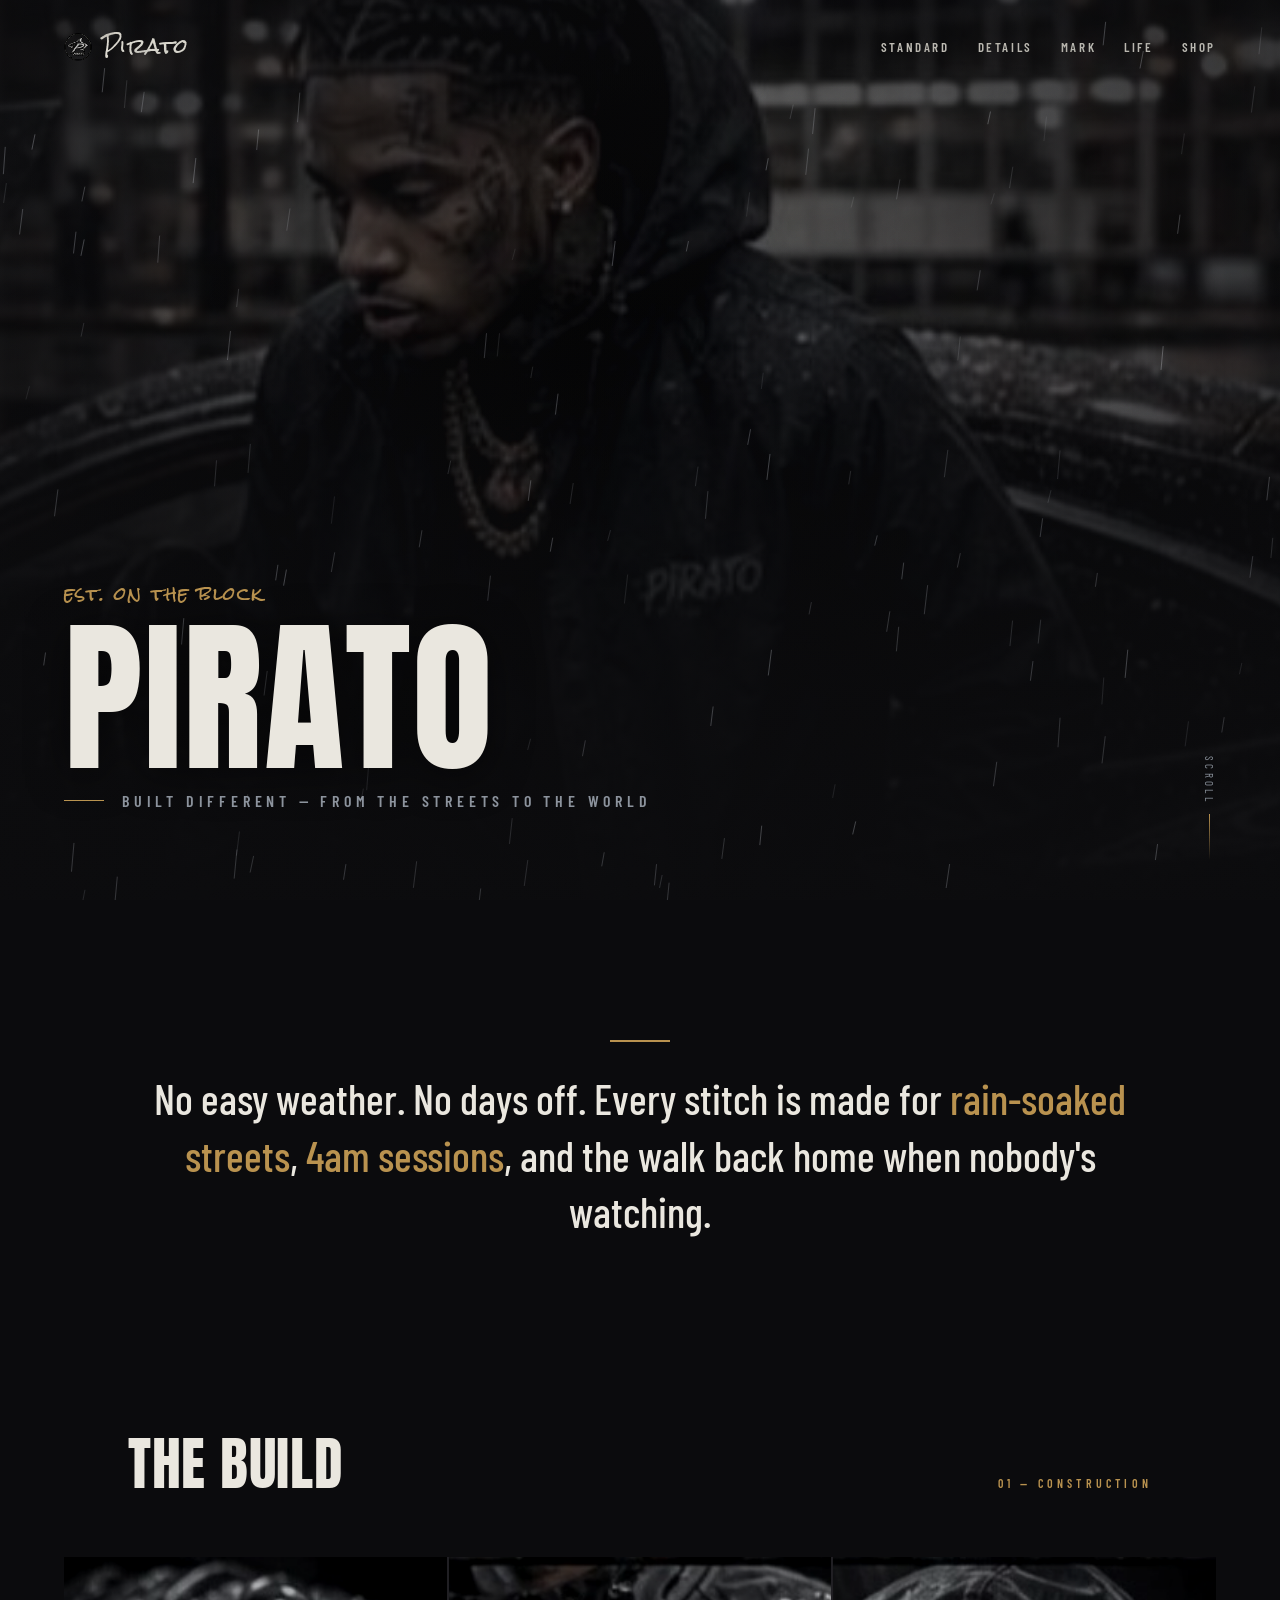
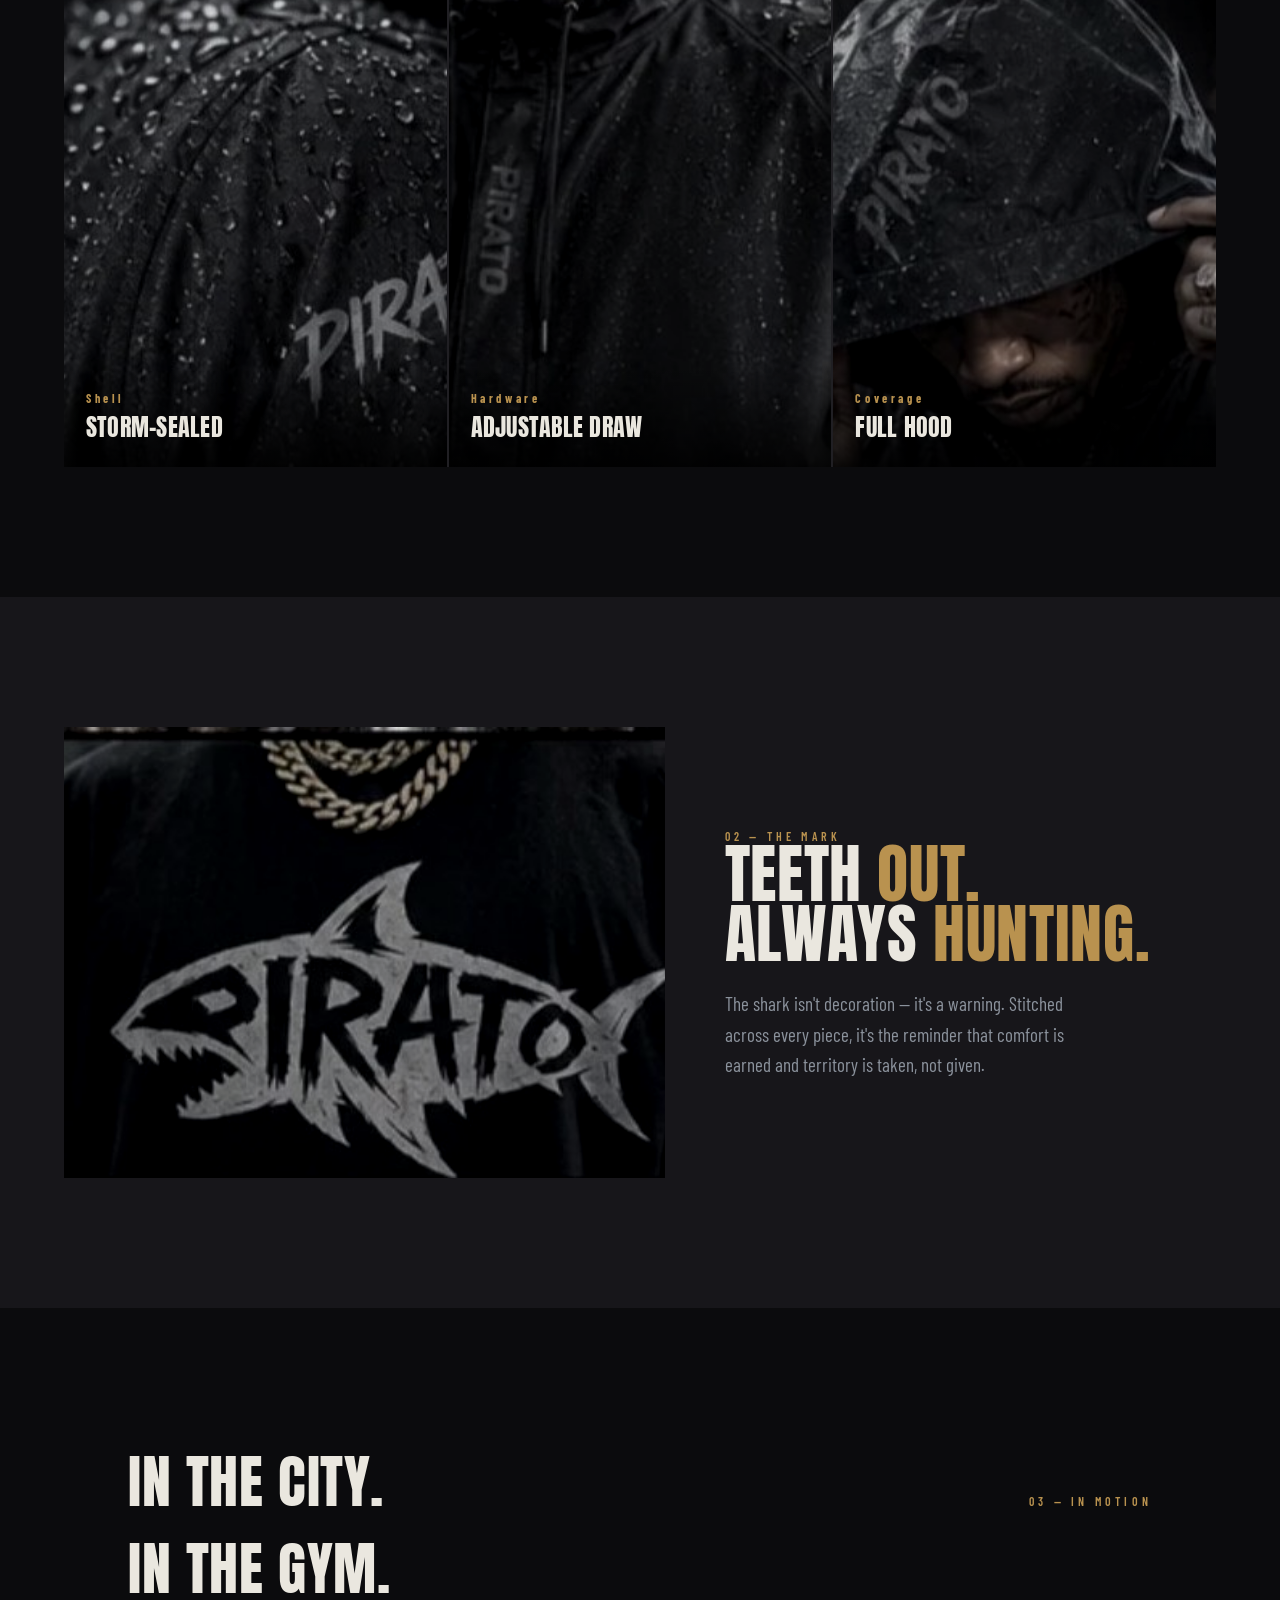
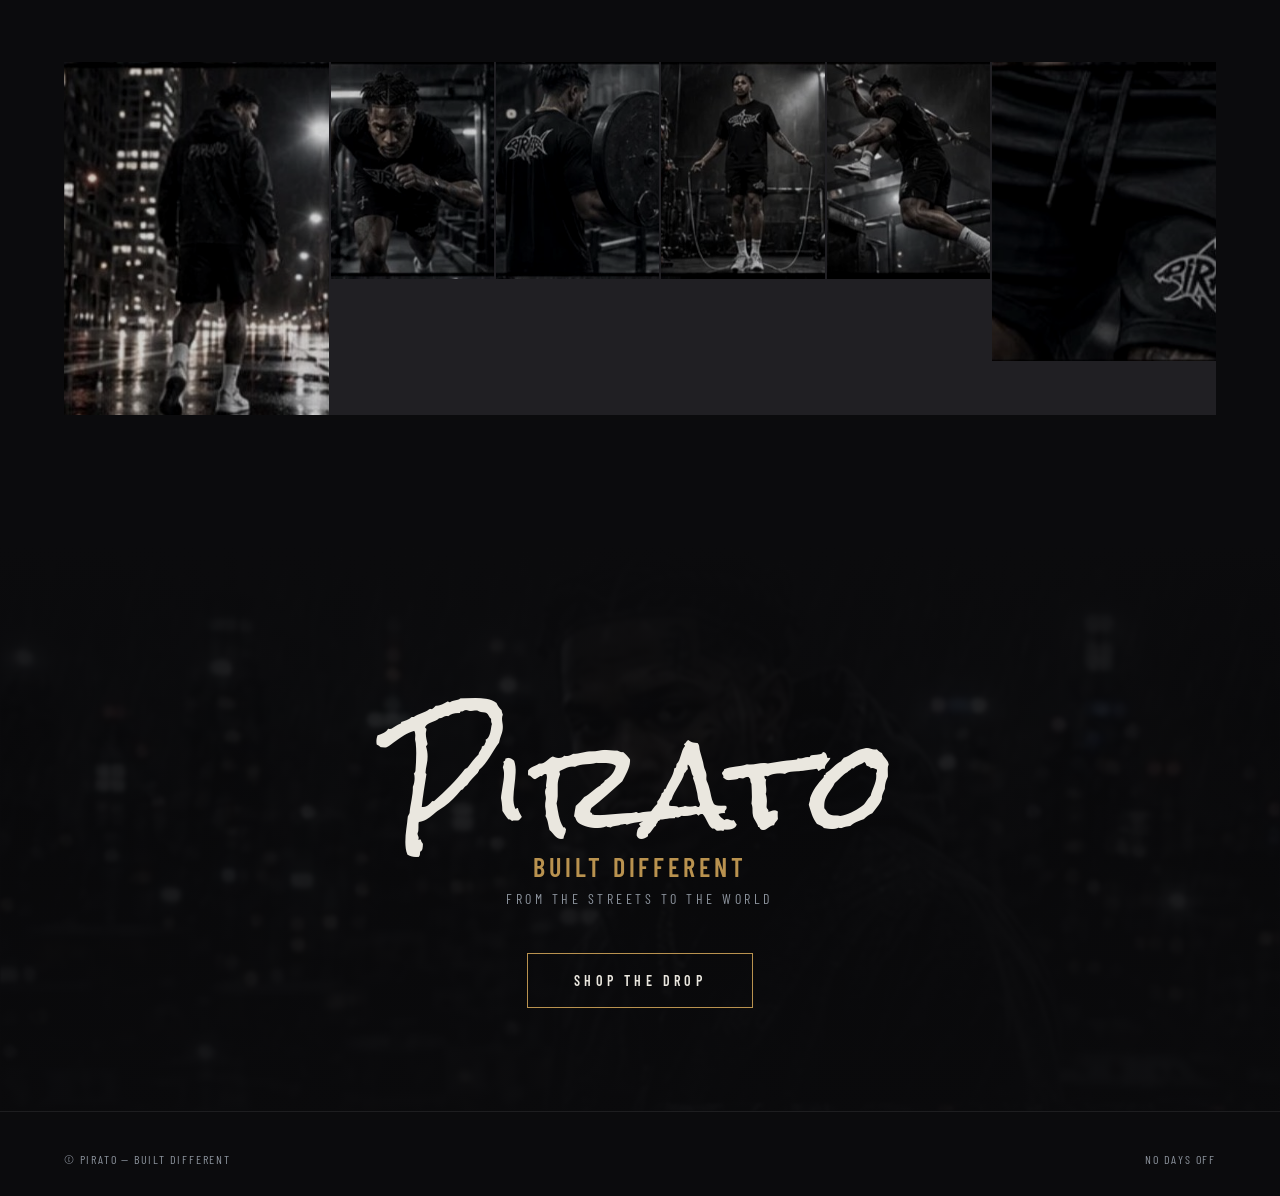
<file: pirato-site 2/index.html>
<!DOCTYPE html>
<html lang="en">
<head>
<meta charset="UTF-8">
<meta name="viewport" content="width=device-width, initial-scale=1.0">
<title>PIRATO — Built Different</title>
<meta name="description" content="PIRATO — Built Different. From the streets to the world.">
<link rel="preconnect" href="https://fonts.googleapis.com">
<link rel="preconnect" href="https://fonts.gstatic.com" crossorigin>
<link href="https://fonts.googleapis.com/css2?family=Anton&family=Barlow+Condensed:wght@400;500;600;700&family=Rock+Salt&display=swap" rel="stylesheet">
<link rel="stylesheet" href="css/styles.css">
<link rel="icon" type="image/png" href="favicon.png">
</head>
<body>

<nav>
  <a href="index.html" class="nav-mark"><img src="images/logo-mark.jpg" alt="Pirato" class="nav-logo">Pirato</a>
  <div class="nav-links">
    <a href="#manifesto">Standard</a>
    <a href="#details">Details</a>
    <a href="#signature">Mark</a>
    <a href="#life">Life</a>
    <a href="shop.html">Shop</a>
  </div>
</nav>

<!-- HERO -->
<section class="hero">
  <div class="hero-bg"></div>
  <div class="hero-gradient"></div>
  <canvas id="rain"></canvas>
  <div class="hero-content">
    <span class="hero-mark">est. on the block</span>
    <h1>Pirato</h1>
    <div class="hero-sub">
      <div class="line"></div>
      <span>Built Different — From The Streets To The World</span>
    </div>
  </div>
  <div class="scroll-cue">Scroll</div>
</section>

<!-- MANIFESTO -->
<section class="manifesto" id="manifesto">
  <div class="rule reveal"></div>
  <p class="reveal">No easy weather. No days off. Every stitch is made for <em>rain-soaked streets</em>, <em>4am sessions</em>, and the walk back home when nobody's watching.</p>
</section>

<!-- DETAILS -->
<section class="details" id="details">
  <div class="section-head">
    <h2>The&nbsp;Build</h2>
    <span class="eyebrow">01 — Construction</span>
  </div>
  <div class="detail-grid">
    <div class="detail-card">
      <img src="images/droplets.jpg" alt="Waterproof shell texture" loading="lazy">
      <div class="tag"><span class="num">Shell</span><h3>Storm-Sealed</h3></div>
    </div>
    <div class="detail-card">
      <img src="images/jacket-detail.jpg" alt="Drawstring hardware detail" loading="lazy">
      <div class="tag"><span class="num">Hardware</span><h3>Adjustable Draw</h3></div>
    </div>
    <div class="detail-card">
      <img src="images/hood-closeup.jpg" alt="Hood pulled up close-up" loading="lazy">
      <div class="tag"><span class="num">Coverage</span><h3>Full Hood</h3></div>
    </div>
  </div>
</section>

<!-- SIGNATURE -->
<section class="signature" id="signature">
  <div class="sig-grid">
    <div class="sig-imgwrap reveal">
      <img src="images/shirt-logo.jpg" alt="Pirato shark logo on chest" loading="lazy">
    </div>
    <div class="sig-text reveal">
      <span class="eyebrow">02 — The Mark</span>
      <h2>Teeth <span>out.</span><br>Always <span>hunting.</span></h2>
      <p>The shark isn't decoration — it's a warning. Stitched across every piece, it's the reminder that comfort is earned and territory is taken, not given.</p>
    </div>
  </div>
</section>

<!-- LIFESTYLE -->
<section class="lifestyle" id="life">
  <div class="section-head">
    <h2>In The&nbsp;City.<br>In The&nbsp;Gym.</h2>
    <span class="eyebrow">03 — In Motion</span>
  </div>
  <div class="life-grid">
    <div class="life-card reveal"><img src="images/street-walk.jpg" alt="Walking empty rainy city street" loading="lazy"></div>
    <div class="life-card reveal"><img src="images/gym-1.jpg" alt="Sprint training" loading="lazy"></div>
    <div class="life-card reveal"><img src="images/gym-2.jpg" alt="Loading weight plate" loading="lazy"></div>
    <div class="life-card reveal"><img src="images/gym-3.jpg" alt="Jump rope session" loading="lazy"></div>
    <div class="life-card reveal"><img src="images/gym-4.jpg" alt="Dip bar training" loading="lazy"></div>
    <div class="life-card reveal"><img src="images/shorts-detail.jpg" alt="Shorts detail with logo" loading="lazy"></div>
  </div>
</section>

<!-- CTA -->
<section class="cta">
  <div class="cta-bg"></div>
  <div class="cta-gradient"></div>
  <div class="cta-content">
    <div class="wordmark reveal">Pirato</div>
    <div class="tagline reveal">Built Different</div>
    <div class="sub reveal">From The Streets To The World</div>
    <a href="shop.html" class="btn reveal">Shop The Drop</a>
  </div>
</section>

<footer>
  <span>© Pirato — Built Different</span>
  <span>No Days Off</span>
</footer>

<script src="js/main.js"></script>
</body>
</html>
</file>
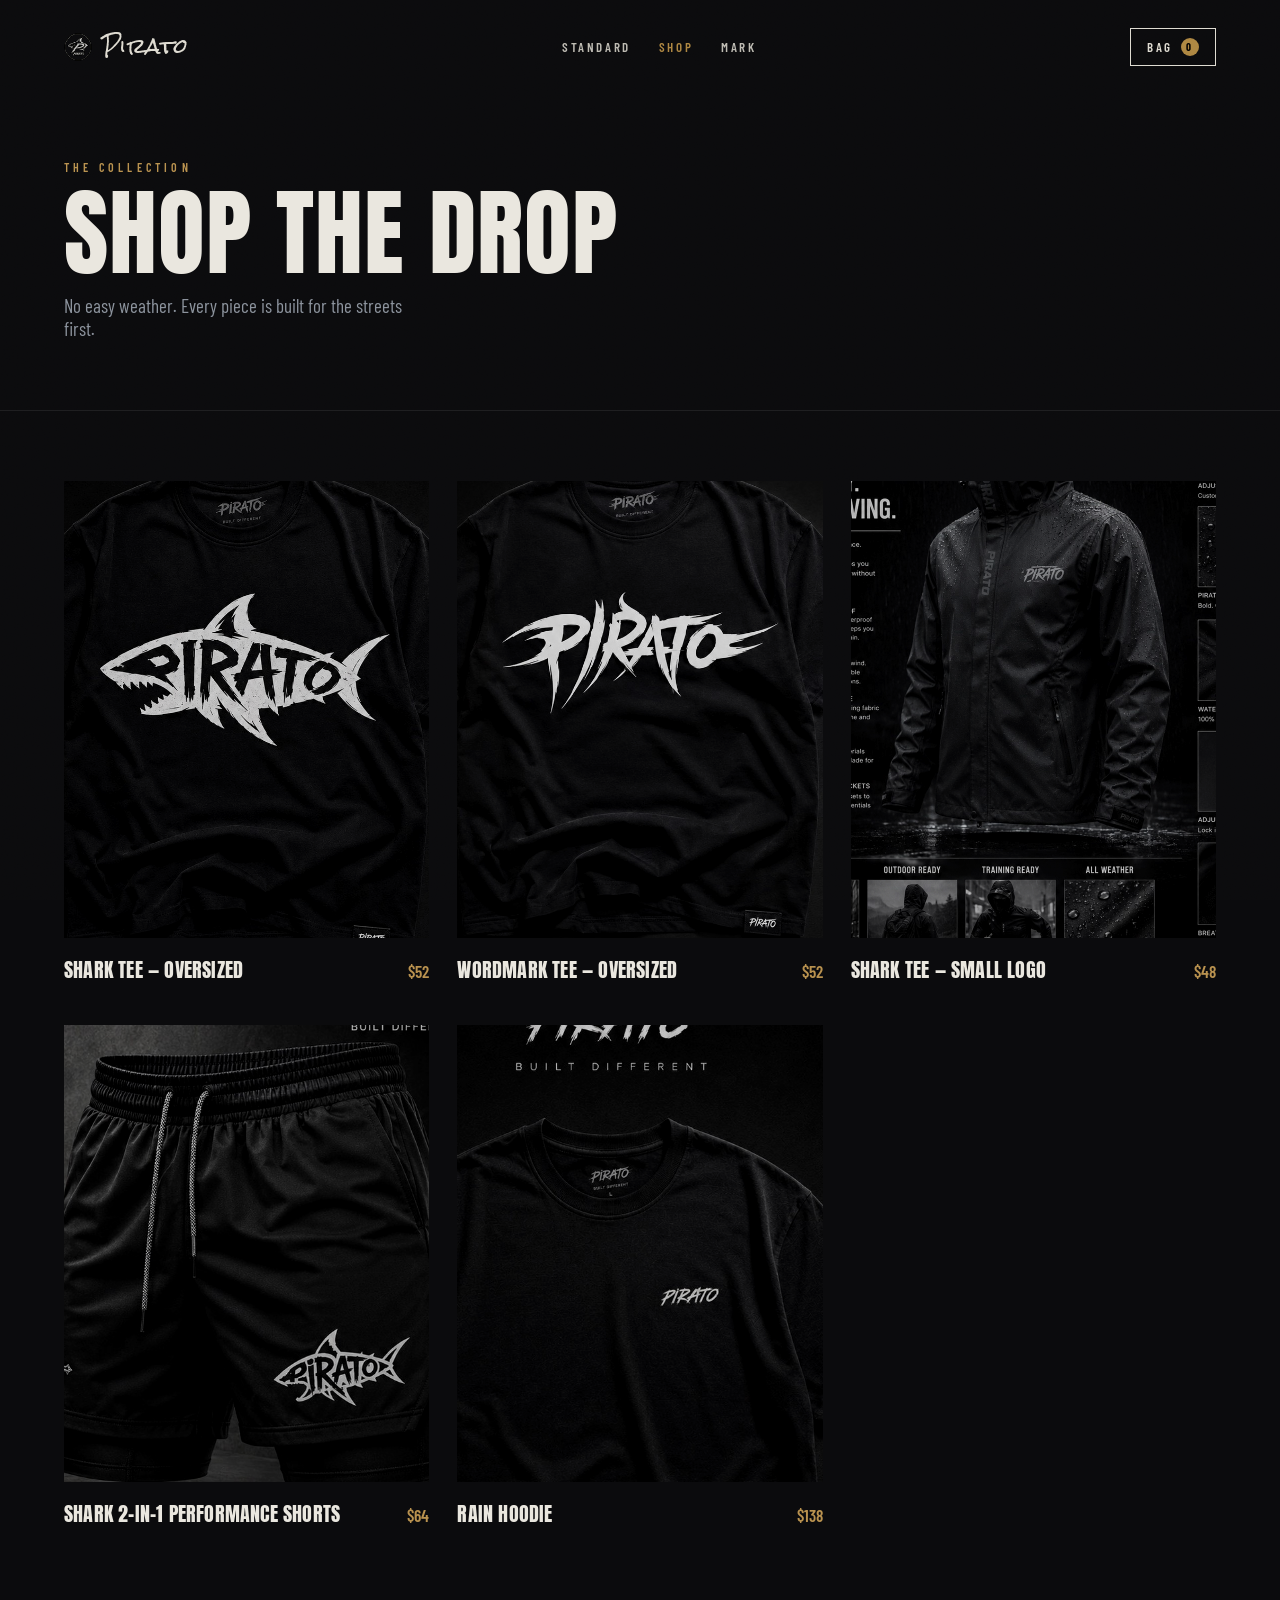
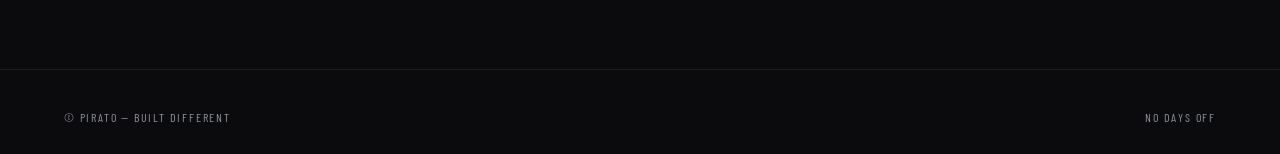
<file: pirato-site 2/shop.html>
<!DOCTYPE html>
<html lang="en">
<head>
<meta charset="UTF-8">
<meta name="viewport" content="width=device-width, initial-scale=1.0">
<title>Shop — PIRATO</title>
<meta name="description" content="Shop PIRATO. Built different.">
<link rel="preconnect" href="https://fonts.googleapis.com">
<link rel="preconnect" href="https://fonts.gstatic.com" crossorigin>
<link href="https://fonts.googleapis.com/css2?family=Anton&family=Barlow+Condensed:wght@400;500;600;700&family=Rock+Salt&display=swap" rel="stylesheet">
<link rel="stylesheet" href="css/styles.css">
<link rel="stylesheet" href="css/shop.css">
<link rel="icon" type="image/png" href="favicon.png">
</head>
<body class="shop-body">

<nav>
  <a href="index.html" class="nav-mark"><img src="images/logo-mark.jpg" alt="Pirato" class="nav-logo">Pirato</a>
  <div class="nav-links">
    <a href="index.html#manifesto">Standard</a>
    <a href="shop.html" class="active">Shop</a>
    <a href="index.html#signature">Mark</a>
  </div>
  <button class="bag-toggle" id="bagToggle" aria-label="Open bag">
    Bag <span class="bag-count" id="bagCount">0</span>
  </button>
</nav>

<header class="shop-header">
  <span class="eyebrow">The Collection</span>
  <h1>Shop The Drop</h1>
  <p>No easy weather. Every piece is built for the streets first.</p>
</header>

<main class="product-grid" id="productGrid">
  <!-- product cards injected by js/shop.js -->
</main>

<footer>
  <span>© Pirato — Built Different</span>
  <span>No Days Off</span>
</footer>

<!-- QUICK VIEW MODAL -->
<div class="modal-overlay" id="modalOverlay">
  <div class="modal" id="productModal" role="dialog" aria-modal="true" aria-labelledby="modalTitle">
    <button class="modal-close" id="modalClose" aria-label="Close">&times;</button>
    <div class="modal-body" id="modalBody">
      <!-- injected by js/shop.js -->
    </div>
  </div>
</div>

<!-- CART / BAG DRAWER -->
<div class="drawer-overlay" id="drawerOverlay"></div>
<aside class="bag-drawer" id="bagDrawer" aria-hidden="true">
  <div class="bag-head">
    <h2>Your Bag</h2>
    <button class="bag-close" id="bagClose" aria-label="Close bag">&times;</button>
  </div>
  <div class="bag-items" id="bagItems">
    <!-- injected by js/shop.js -->
  </div>
  <div class="bag-footer" id="bagFooter">
    <div class="bag-subtotal">
      <span>Subtotal</span>
      <span id="bagSubtotal">$0</span>
    </div>
    <p class="bag-note">
      Checkout runs through Stripe Payment Links. If your bag has more than
      one product, you'll pay for each with its own secure button below —
      Stripe keeps every checkout locked to one item at a time when there's
      no backend involved.
    </p>
    <div class="bag-checkout-list" id="bagCheckoutList"></div>
  </div>
</aside>

<script src="data/products.js"></script>
<script src="js/shop.js"></script>
</body>
</html>
</file>
<file: pirato-site 2/css/styles.css>
:root {
  --black: #0b0b0d;
  --char: #17161a;
  --char2: #201f23;
  --bone: #eae7df;
  --steel: #8b929c;
  --brass: #b9924f;
  --brass-dim: #8a6f3f;
  --blood: #7a2019;
}

* { box-sizing: border-box; margin: 0; padding: 0; }

html { scroll-behavior: smooth; }

body {
  background: var(--black);
  color: var(--bone);
  font-family: 'Barlow Condensed', sans-serif;
  overflow-x: hidden;
}

/* grain overlay */
body::after {
  content: "";
  position: fixed;
  inset: 0;
  pointer-events: none;
  z-index: 999;
  opacity: 0.05;
  background-image: url("data:image/svg+xml,%3Csvg xmlns='http://www.w3.org/2000/svg' width='120' height='120'%3E%3Cfilter id='n'%3E%3CfeTurbulence type='fractalNoise' baseFrequency='0.9' numOctaves='2' stitchTiles='stitch'/%3E%3C/filter%3E%3Crect width='100%25' height='100%25' filter='url(%23n)'/%3E%3C/svg%3E");
  mix-blend-mode: overlay;
}

.eyebrow {
  font-family: 'Barlow Condensed', sans-serif;
  font-weight: 600;
  letter-spacing: 0.35em;
  font-size: 12px;
  text-transform: uppercase;
  color: var(--brass);
}

h1, h2, h3 { font-family: 'Anton', sans-serif; font-weight: 400; text-transform: uppercase; letter-spacing: 0.01em; }

a { color: inherit; }

/* ---------- NAV ---------- */
nav {
  position: fixed;
  top: 0; left: 0; right: 0;
  z-index: 100;
  display: flex;
  align-items: center;
  justify-content: space-between;
  padding: 22px 5vw;
  mix-blend-mode: difference;
}
.nav-mark {
  font-family: 'Rock Salt', cursive;
  font-size: 20px;
  color: var(--bone);
  letter-spacing: 0.02em;
  display: flex;
  align-items: center;
  gap: 10px;
  text-decoration: none;
}
.nav-logo {
  width: 28px;
  height: 28px;
  border-radius: 50%;
  object-fit: cover;
  display: block;
}
.nav-links {
  display: flex;
  gap: 28px;
  font-size: 13px;
  letter-spacing: 0.2em;
  text-transform: uppercase;
  font-weight: 600;
}
.nav-links a { text-decoration: none; opacity: 0.85; transition: opacity 0.2s; }
.nav-links a:hover { opacity: 1; }
@media (max-width: 640px) { .nav-links { display: none; } }

/* ---------- HERO ---------- */
.hero {
  position: relative;
  height: 100svh;
  min-height: 640px;
  display: flex;
  align-items: flex-end;
  overflow: hidden;
}
.hero-bg {
  position: absolute;
  inset: 0;
  background-image: url("../images/hero-car.jpg");
  background-size: cover;
  background-position: 60% 30%;
  filter: saturate(0.85) contrast(1.08) brightness(0.75);
  transform: scale(1.06);
}
.hero-gradient {
  position: absolute;
  inset: 0;
  background:
    linear-gradient(180deg, rgba(11,11,13,0.55) 0%, rgba(11,11,13,0.25) 35%, rgba(11,11,13,0.85) 78%, rgba(11,11,13,0.98) 100%),
    linear-gradient(90deg, rgba(11,11,13,0.75) 0%, rgba(11,11,13,0.1) 45%, rgba(11,11,13,0.55) 100%);
}
canvas#rain {
  position: absolute;
  inset: 0;
  z-index: 3;
  pointer-events: none;
  mix-blend-mode: screen;
  opacity: 0.55;
}
.hero-content {
  position: relative;
  z-index: 5;
  padding: 0 5vw 7vw;
  max-width: 900px;
}
.hero-mark {
  font-family: 'Rock Salt', cursive;
  font-size: clamp(14px, 2vw, 18px);
  color: var(--brass);
  letter-spacing: 0.08em;
  display: block;
  margin-bottom: 10px;
  opacity: 0;
  animation: fadeUp 1s ease 0.2s forwards;
}
.hero h1 {
  font-size: clamp(56px, 13vw, 168px);
  line-height: 0.86;
  color: var(--bone);
  text-shadow: 0 6px 40px rgba(0,0,0,0.6);
  opacity: 0;
  animation: fadeUp 1.1s ease 0.4s forwards;
}
.hero-sub {
  display: flex;
  align-items: center;
  gap: 18px;
  margin-top: 22px;
  opacity: 0;
  animation: fadeUp 1.1s ease 0.7s forwards;
}
.hero-sub .line { width: 40px; height: 1px; background: var(--brass); }
.hero-sub span {
  font-size: clamp(13px, 1.6vw, 16px);
  letter-spacing: 0.3em;
  text-transform: uppercase;
  color: var(--steel);
  font-weight: 600;
}
@keyframes fadeUp {
  from { opacity: 0; transform: translateY(24px); }
  to { opacity: 1; transform: translateY(0); }
}
.scroll-cue {
  position: absolute;
  right: 5vw;
  bottom: 40px;
  z-index: 5;
  writing-mode: vertical-rl;
  font-size: 11px;
  letter-spacing: 0.3em;
  text-transform: uppercase;
  color: var(--steel);
  display: flex;
  align-items: center;
  gap: 10px;
}
.scroll-cue::after {
  content: "";
  width: 1px; height: 46px;
  background: linear-gradient(var(--brass), transparent);
  animation: pulse 2s ease-in-out infinite;
}
@keyframes pulse { 0%,100% { opacity: 0.3; } 50% { opacity: 1; } }
@media (max-width: 640px) { .scroll-cue { display: none; } }

/* ---------- MANIFESTO ---------- */
.manifesto {
  padding: 140px 5vw;
  max-width: 1100px;
  margin: 0 auto;
  text-align: center;
}
.manifesto .rule {
  width: 60px; height: 2px;
  background: var(--brass);
  margin: 0 auto 28px;
}
.manifesto p {
  font-size: clamp(24px, 4vw, 42px);
  line-height: 1.35;
  font-weight: 500;
  color: var(--bone);
}
.manifesto p em {
  font-style: normal;
  color: var(--brass);
}
.reveal { opacity: 0; transform: translateY(40px); transition: opacity 0.9s ease, transform 0.9s ease; }
.reveal.in { opacity: 1; transform: translateY(0); }

/* ---------- DETAIL GRID ---------- */
.section-head {
  padding: 0 5vw;
  max-width: 1400px;
  margin: 0 auto 50px;
  display: flex;
  align-items: baseline;
  justify-content: space-between;
  flex-wrap: wrap;
  gap: 14px;
}
.section-head h2 {
  font-size: clamp(34px, 5vw, 58px);
  color: var(--bone);
}
.details {
  padding: 40px 5vw 130px;
  max-width: 1400px;
  margin: 0 auto;
}
.detail-grid {
  display: grid;
  grid-template-columns: repeat(3, 1fr);
  gap: 2px;
  background: var(--char2);
}
@media (max-width: 860px) { .detail-grid { grid-template-columns: 1fr; } }
.detail-card {
  position: relative;
  aspect-ratio: 3/4;
  overflow: hidden;
  background: var(--char);
}
.detail-card img {
  width: 100%; height: 100%;
  object-fit: cover;
  filter: saturate(0.8) contrast(1.05) brightness(0.82);
  transition: transform 0.7s cubic-bezier(.2,.7,.3,1), filter 0.5s ease;
}
.detail-card:hover img { transform: scale(1.07); filter: saturate(0.95) contrast(1.1) brightness(0.9); }
.detail-card .tag {
  position: absolute;
  left: 0; right: 0; bottom: 0;
  padding: 26px 22px 22px;
  background: linear-gradient(0deg, rgba(0,0,0,0.85) 0%, transparent 100%);
}
.detail-card .tag .num {
  font-family: 'Barlow Condensed', sans-serif;
  font-size: 12px;
  letter-spacing: 0.3em;
  color: var(--brass);
  font-weight: 700;
  display: block;
  margin-bottom: 4px;
}
.detail-card .tag h3 { font-size: 24px; color: var(--bone); }

/* ---------- SIGNATURE / LOGO SHOWCASE ---------- */
.signature {
  position: relative;
  padding: 130px 5vw;
  background: var(--char);
  overflow: hidden;
}
.sig-grid {
  max-width: 1300px;
  margin: 0 auto;
  display: grid;
  grid-template-columns: 1.1fr 0.9fr;
  gap: 60px;
  align-items: center;
}
@media (max-width: 900px) { .sig-grid { grid-template-columns: 1fr; gap: 40px; } }
.sig-imgwrap {
  position: relative;
  aspect-ratio: 4/3;
  overflow: hidden;
}
.sig-imgwrap img {
  width: 100%; height: 100%; object-fit: cover;
  filter: saturate(0.85) contrast(1.1) brightness(0.85);
}
.sig-text .eyebrow { margin-bottom: 18px; }
.sig-text h2 {
  font-size: clamp(38px, 5vw, 64px);
  line-height: 0.95;
  color: var(--bone);
  margin-bottom: 24px;
}
.sig-text h2 span { color: var(--brass); }
.sig-text p {
  font-size: 19px;
  line-height: 1.6;
  color: var(--steel);
  max-width: 46ch;
}

/* ---------- LIFESTYLE STRIP ---------- */
.lifestyle { padding: 130px 5vw; max-width: 1400px; margin: 0 auto; }
.life-grid {
  display: grid;
  grid-template-columns: 1.3fr repeat(4, 0.8fr) 1.1fr;
  gap: 2px;
  background: var(--char2);
}
@media (max-width: 1000px) {
  .life-grid { grid-template-columns: repeat(2, 1fr); }
}
.life-card { position: relative; aspect-ratio: 3/4; overflow: hidden; background: var(--char); }
.life-card img {
  width: 100%; height: 100%; object-fit: cover;
  filter: saturate(0.8) contrast(1.05) brightness(0.82) grayscale(0.15);
  transition: transform 0.7s cubic-bezier(.2,.7,.3,1);
}
.life-card:hover img { transform: scale(1.08); }

/* ---------- CTA / FOOTER ---------- */
.cta {
  position: relative;
  padding: 180px 5vw 100px;
  text-align: center;
  overflow: hidden;
}
.cta-bg {
  position: absolute;
  inset: 0;
  background-image: url("../images/skyline-portrait.jpg");
  background-size: cover;
  background-position: 50% 30%;
  filter: saturate(0.7) contrast(1.1) brightness(0.4) blur(1px);
}
.cta-gradient {
  position: absolute; inset: 0;
  background: linear-gradient(180deg, var(--black) 0%, rgba(11,11,13,0.75) 30%, rgba(11,11,13,0.9) 100%);
}
.cta-content { position: relative; z-index: 2; }
.cta .wordmark {
  font-family: 'Rock Salt', cursive;
  font-size: clamp(48px, 10vw, 120px);
  color: var(--bone);
  line-height: 1;
  margin-bottom: 6px;
}
.cta .tagline {
  font-size: clamp(18px, 2.4vw, 26px);
  letter-spacing: 0.15em;
  text-transform: uppercase;
  color: var(--brass);
  font-weight: 600;
  margin-bottom: 8px;
}
.cta .sub {
  font-size: 14px;
  letter-spacing: 0.25em;
  text-transform: uppercase;
  color: var(--steel);
  margin-bottom: 46px;
}
.btn {
  display: inline-block;
  padding: 18px 46px;
  border: 1px solid var(--brass);
  color: var(--bone);
  text-decoration: none;
  font-size: 14px;
  letter-spacing: 0.3em;
  text-transform: uppercase;
  font-weight: 600;
  font-family: 'Barlow Condensed', sans-serif;
  position: relative;
  overflow: hidden;
  transition: color 0.3s ease;
}
.btn::before {
  content: "";
  position: absolute;
  inset: 0;
  background: var(--brass);
  transform: translateY(101%);
  transition: transform 0.35s cubic-bezier(.2,.8,.3,1);
  z-index: -1;
}
.btn:hover { color: var(--black); }
.btn:hover::before { transform: translateY(0); }

footer {
  padding: 40px 5vw 30px;
  display: flex;
  justify-content: space-between;
  align-items: center;
  flex-wrap: wrap;
  gap: 12px;
  border-top: 1px solid rgba(255,255,255,0.08);
  font-size: 12px;
  letter-spacing: 0.15em;
  text-transform: uppercase;
  color: var(--steel);
  position: relative;
  z-index: 2;
}

/* ---------- REDUCED MOTION ---------- */
@media (prefers-reduced-motion: reduce) {
  html { scroll-behavior: auto; }
  .hero-mark, .hero h1, .hero-sub, .reveal {
    animation: none !important;
    opacity: 1 !important;
    transform: none !important;
    transition: none !important;
  }
  .scroll-cue::after { animation: none; }
}
</file>
<file: pirato-site 2/css/shop.css>
/* ===========================================================
   SHOP — extends css/styles.css. Load styles.css first.
   =========================================================== */

.shop-body { padding-top: 0; }

/* ---------- NAV additions ---------- */
nav .nav-links a.active { color: var(--brass); opacity: 1; }
.bag-toggle {
  background: transparent;
  border: 1px solid var(--bone);
  color: var(--bone);
  font-family: 'Barlow Condensed', sans-serif;
  font-size: 13px;
  letter-spacing: 0.2em;
  text-transform: uppercase;
  font-weight: 600;
  padding: 9px 16px;
  cursor: pointer;
  display: flex;
  align-items: center;
  gap: 8px;
  transition: background 0.2s ease, color 0.2s ease;
}
.bag-toggle:hover { background: var(--bone); color: var(--black); }
.bag-count {
  background: var(--brass);
  color: var(--black);
  font-weight: 700;
  min-width: 18px;
  height: 18px;
  border-radius: 50%;
  display: inline-flex;
  align-items: center;
  justify-content: center;
  font-size: 11px;
}

/* ---------- SHOP HEADER ---------- */
.shop-header {
  padding: 160px 5vw 70px;
  max-width: 1400px;
  margin: 0 auto;
  border-bottom: 1px solid rgba(255,255,255,0.08);
}
.shop-header .eyebrow { display: block; margin-bottom: 16px; }
.shop-header h1 {
  font-family: 'Anton', sans-serif;
  font-size: clamp(48px, 8vw, 96px);
  color: var(--bone);
  line-height: 0.9;
}
.shop-header p {
  margin-top: 18px;
  font-size: 19px;
  color: var(--steel);
  max-width: 46ch;
}

/* ---------- PRODUCT GRID ---------- */
.product-grid {
  max-width: 1400px;
  margin: 0 auto;
  padding: 70px 5vw 140px;
  display: grid;
  grid-template-columns: repeat(3, 1fr);
  gap: 40px 28px;
}
@media (max-width: 900px) { .product-grid { grid-template-columns: repeat(2, 1fr); gap: 32px 20px; } }
@media (max-width: 560px) { .product-grid { grid-template-columns: 1fr; } }

.product-card {
  display: flex;
  flex-direction: column;
  cursor: pointer;
}
.product-card .thumb {
  position: relative;
  aspect-ratio: 4/5;
  overflow: hidden;
  background: var(--char);
  margin-bottom: 16px;
}
.product-card .thumb img {
  width: 100%; height: 100%; object-fit: cover;
  filter: saturate(0.82) contrast(1.05) brightness(0.85);
  transition: transform 0.6s cubic-bezier(.2,.7,.3,1), filter 0.4s ease;
}
.product-card:hover .thumb img { transform: scale(1.06); filter: saturate(0.95) contrast(1.1) brightness(0.92); }

.product-card .thumb .quickview {
  position: absolute;
  left: 0; right: 0; bottom: 0;
  padding: 14px;
  text-align: center;
  background: rgba(11,11,13,0.88);
  color: var(--bone);
  font-size: 12px;
  letter-spacing: 0.25em;
  text-transform: uppercase;
  font-weight: 600;
  transform: translateY(100%);
  transition: transform 0.35s ease;
}
.product-card:hover .quickview { transform: translateY(0); }

.product-card .info { display: flex; justify-content: space-between; align-items: baseline; gap: 10px; }
.product-card h3 {
  font-family: 'Anton', sans-serif;
  font-size: 20px;
  color: var(--bone);
  letter-spacing: 0.01em;
}
.product-card .price {
  font-family: 'Barlow Condensed', sans-serif;
  font-size: 17px;
  font-weight: 600;
  color: var(--brass);
  white-space: nowrap;
}

/* ---------- MODAL (quick view) ---------- */
.modal-overlay {
  position: fixed; inset: 0;
  background: rgba(6,6,7,0.82);
  backdrop-filter: blur(4px);
  z-index: 200;
  display: none;
  align-items: center;
  justify-content: center;
  padding: 4vw;
}
.modal-overlay.open { display: flex; }
.modal {
  position: relative;
  background: var(--char);
  max-width: 980px;
  width: 100%;
  max-height: 88vh;
  overflow-y: auto;
  border: 1px solid rgba(255,255,255,0.08);
}
.modal-close {
  position: absolute;
  top: 14px; right: 16px;
  z-index: 5;
  background: rgba(11,11,13,0.7);
  border: none;
  color: var(--bone);
  font-size: 28px;
  line-height: 1;
  width: 40px; height: 40px;
  cursor: pointer;
}
.modal-body {
  display: grid;
  grid-template-columns: 1.1fr 0.9fr;
}
@media (max-width: 720px) { .modal-body { grid-template-columns: 1fr; } }

.modal-gallery { position: relative; background: var(--black); }
.modal-gallery .main-img { aspect-ratio: 4/5; overflow: hidden; }
.modal-gallery .main-img img {
  width: 100%; height: 100%; object-fit: cover;
  filter: saturate(0.85) contrast(1.08) brightness(0.85);
}
.modal-thumbs { display: flex; gap: 2px; }
.modal-thumbs button {
  flex: 1;
  aspect-ratio: 1;
  border: none;
  padding: 0;
  cursor: pointer;
  opacity: 0.55;
  transition: opacity 0.2s ease;
}
.modal-thumbs button.active { opacity: 1; }
.modal-thumbs img { width: 100%; height: 100%; object-fit: cover; display: block; }

.modal-details { padding: 40px 36px; display: flex; flex-direction: column; }
.modal-details .eyebrow { margin-bottom: 12px; }
.modal-details h2 { font-family: 'Anton', sans-serif; font-size: 34px; color: var(--bone); margin-bottom: 10px; }
.modal-details .price { font-size: 22px; color: var(--brass); font-weight: 600; margin-bottom: 20px; }
.modal-details .desc { font-size: 17px; line-height: 1.6; color: var(--steel); margin-bottom: 28px; }

.size-label {
  font-size: 12px; letter-spacing: 0.25em; text-transform: uppercase;
  color: var(--steel); margin-bottom: 10px; display: block;
}
.size-grid { display: flex; gap: 8px; margin-bottom: 30px; flex-wrap: wrap; }
.size-grid button {
  min-width: 46px;
  padding: 10px 14px;
  background: transparent;
  border: 1px solid rgba(234,231,223,0.3);
  color: var(--bone);
  font-family: 'Barlow Condensed', sans-serif;
  font-size: 14px;
  font-weight: 600;
  cursor: pointer;
  transition: border-color 0.2s ease, background 0.2s ease;
}
.size-grid button.active { border-color: var(--brass); background: rgba(185,146,79,0.14); color: var(--brass); }

.modal-actions { margin-top: auto; display: flex; flex-direction: column; gap: 12px; }
.btn-solid, .btn-outline {
  display: block;
  width: 100%;
  padding: 16px;
  text-align: center;
  text-decoration: none;
  font-family: 'Barlow Condensed', sans-serif;
  font-size: 14px;
  letter-spacing: 0.25em;
  text-transform: uppercase;
  font-weight: 700;
  cursor: pointer;
  border: 1px solid var(--brass);
  transition: background 0.2s ease, color 0.2s ease;
}
.btn-solid { background: var(--brass); color: var(--black); }
.btn-solid:hover { background: var(--brass-dim); }
.btn-outline { background: transparent; color: var(--bone); }
.btn-outline:hover { background: var(--bone); color: var(--black); border-color: var(--bone); }
.modal-hint {
  font-size: 12px;
  color: var(--steel);
  margin-top: 4px;
  letter-spacing: 0.03em;
}

/* ---------- BAG / CART DRAWER ---------- */
.drawer-overlay {
  position: fixed; inset: 0;
  background: rgba(6,6,7,0.7);
  z-index: 210;
  display: none;
}
.drawer-overlay.open { display: block; }

.bag-drawer {
  position: fixed;
  top: 0; right: 0;
  height: 100%;
  width: min(420px, 92vw);
  background: var(--char);
  border-left: 1px solid rgba(255,255,255,0.08);
  z-index: 220;
  transform: translateX(100%);
  transition: transform 0.35s cubic-bezier(.2,.8,.3,1);
  display: flex;
  flex-direction: column;
}
.bag-drawer.open { transform: translateX(0); }

.bag-head {
  display: flex; align-items: center; justify-content: space-between;
  padding: 24px 24px 18px;
  border-bottom: 1px solid rgba(255,255,255,0.08);
}
.bag-head h2 { font-family: 'Anton', sans-serif; font-size: 24px; color: var(--bone); }
.bag-close { background: none; border: none; color: var(--bone); font-size: 26px; cursor: pointer; }

.bag-items { flex: 1; overflow-y: auto; padding: 12px 24px; }
.bag-empty { color: var(--steel); font-size: 16px; padding: 30px 0; }

.bag-item { display: flex; gap: 14px; padding: 16px 0; border-bottom: 1px solid rgba(255,255,255,0.06); }
.bag-item img { width: 76px; height: 92px; object-fit: cover; flex-shrink: 0; }
.bag-item-info { flex: 1; display: flex; flex-direction: column; gap: 4px; }
.bag-item-info h4 { font-family: 'Anton', sans-serif; font-size: 16px; color: var(--bone); font-weight: 400; }
.bag-item-info .meta { font-size: 13px; color: var(--steel); letter-spacing: 0.05em; }
.bag-item-row { display: flex; align-items: center; justify-content: space-between; margin-top: 6px; }
.qty-control { display: flex; align-items: center; gap: 10px; }
.qty-control button {
  width: 22px; height: 22px;
  border: 1px solid rgba(234,231,223,0.3);
  background: transparent; color: var(--bone);
  cursor: pointer; font-size: 14px; line-height: 1;
}
.bag-item .price { color: var(--brass); font-size: 14px; font-weight: 600; }
.remove-item {
  background: none; border: none; color: var(--steel);
  font-size: 12px; letter-spacing: 0.15em; text-transform: uppercase;
  cursor: pointer; text-decoration: underline; padding: 0;
}
.remove-item:hover { color: var(--bone); }

.bag-footer { border-top: 1px solid rgba(255,255,255,0.08); padding: 20px 24px 26px; }
.bag-subtotal {
  display: flex; justify-content: space-between;
  font-family: 'Anton', sans-serif; font-size: 20px; color: var(--bone);
  margin-bottom: 14px;
}
.bag-note { font-size: 13px; line-height: 1.5; color: var(--steel); margin-bottom: 16px; }
.bag-checkout-list { display: flex; flex-direction: column; gap: 10px; }
.checkout-line {
  display: flex; align-items: center; justify-content: space-between;
  gap: 12px;
  padding: 10px 0;
}
.checkout-line span { font-size: 14px; color: var(--bone); }
.checkout-line a.btn-solid { width: auto; padding: 10px 20px; font-size: 12px; }

@media (prefers-reduced-motion: reduce) {
  .bag-drawer, .product-card .thumb img, .product-card .quickview { transition: none !important; }
}
</file>
